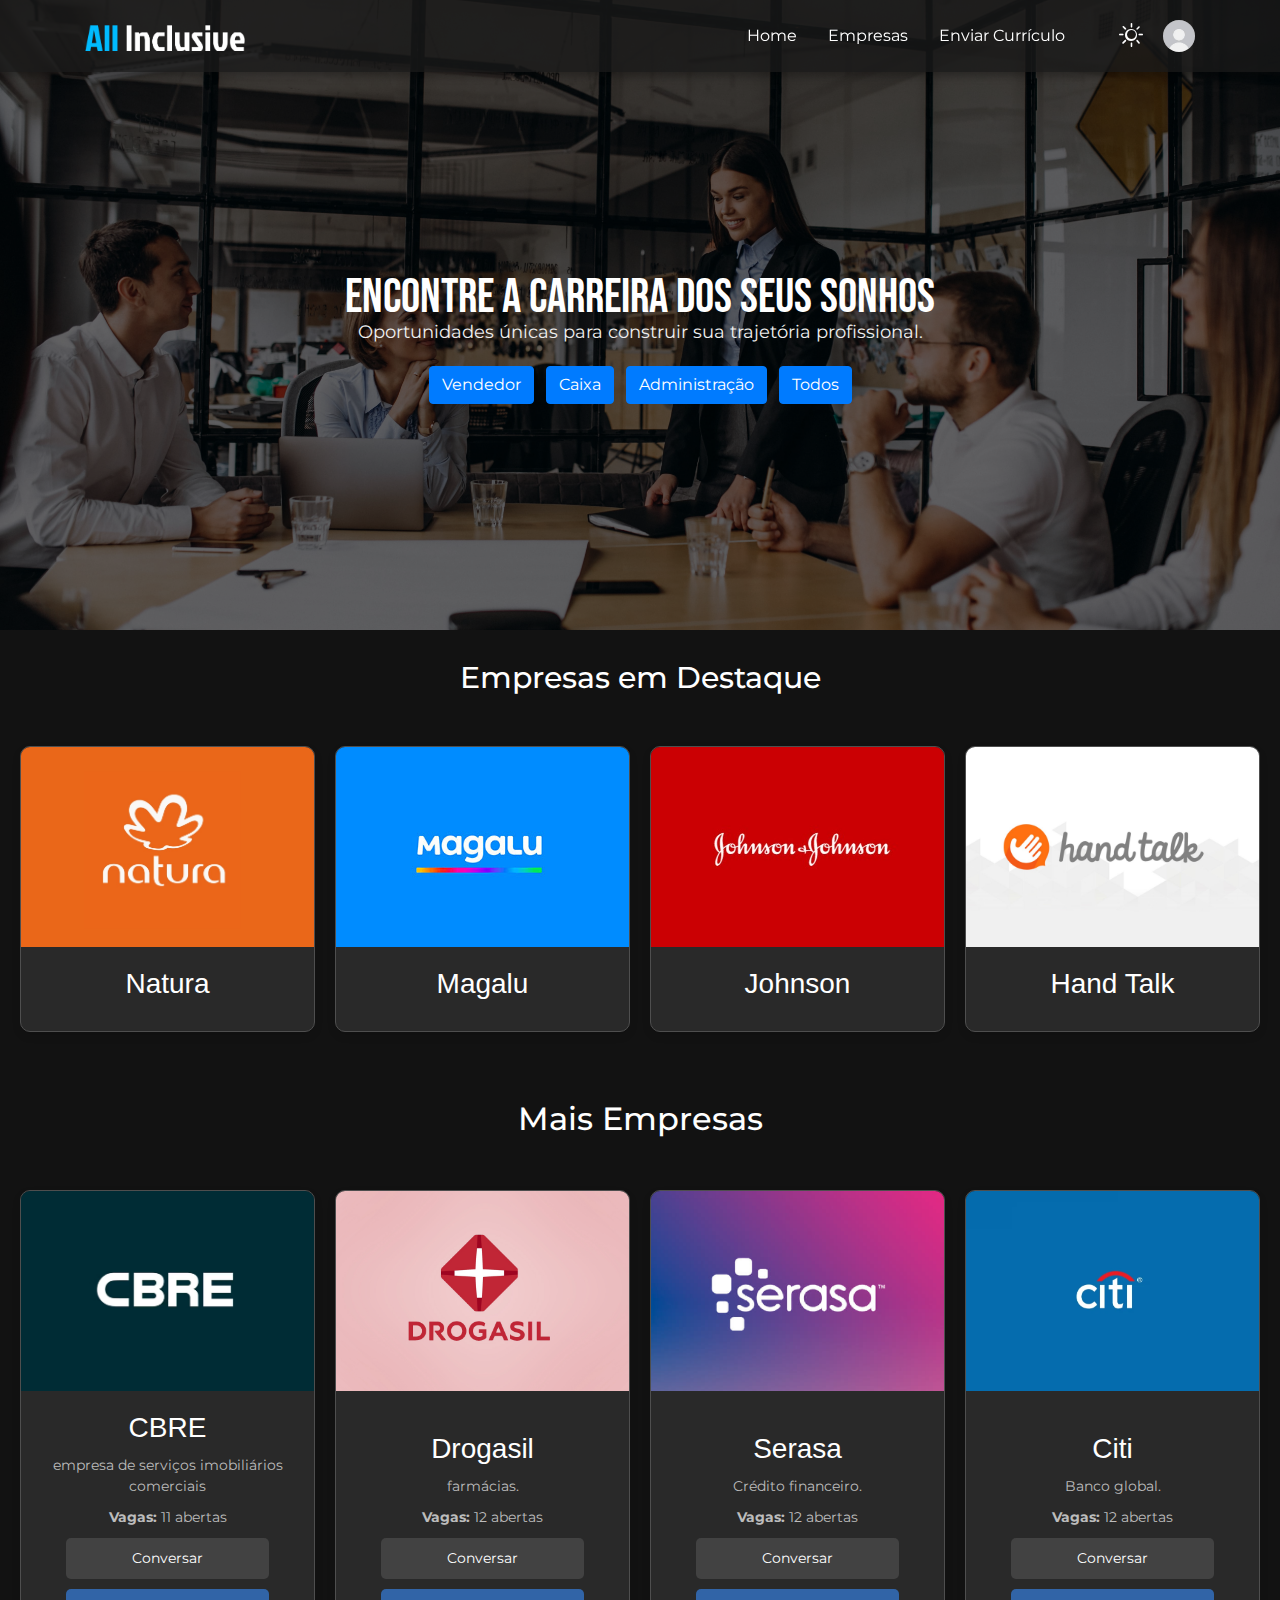
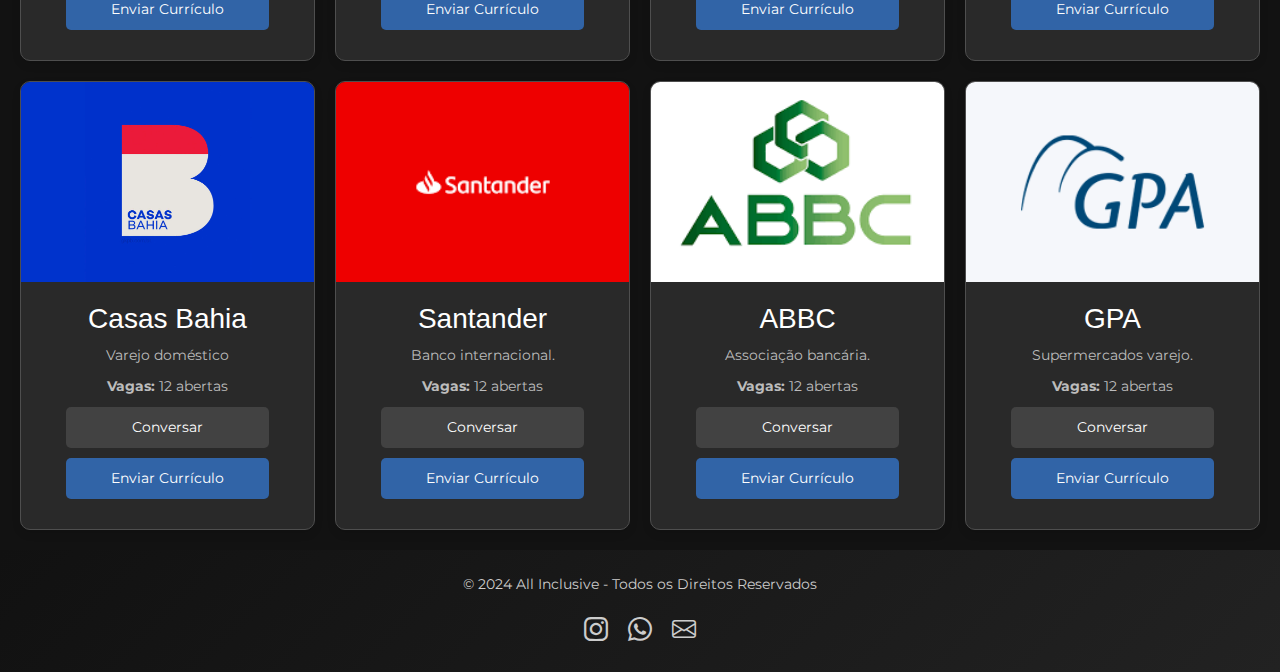
<file: empresas/empresas.html>
<!DOCTYPE html>
<html lang="pt-br" data-theme="dark">

<head>
    <meta charset="UTF-8">
    <meta name="viewport" content="width=device-width, initial-scale=1.0">
    <title>All Inclusive | Empresas </title>
    
    <!-- Favicon -->
    <link rel="icon" href="img/icone.jpeg" type="icon">

    <!-- Bootstrap CSS -->
    <link rel="stylesheet" href="https://stackpath.bootstrapcdn.com/bootstrap/4.5.2/css/bootstrap.min.css">

    <link rel="stylesheet" href="https://cdn.jsdelivr.net/npm/bootstrap-icons@1.11.3/font/bootstrap-icons.min.css">

    <!-- Google Fonts -->
    <link href="https://fonts.googleapis.com/css2?family=Montserrat:wght@400;700&display=swap" rel="stylesheet">

    <!-- Custom CSS -->
    <link rel="stylesheet" href="Css/style.css">
</head>

<body class="light-mode">

    <!-- Barra de Navegação -->
    <header class="header fixed-top">
        <nav class="navbar navbar-expand-lg navbar-dark">
            <div class="container">
                <a class="navbar-brand mx-auto" href="#">
                    <img src="img/All Inclusive.png" alt="Logo" class="logo">
                </a>

                <button class="navbar-toggler" type="button" data-toggle="collapse" data-target="#navbarNav" aria-controls="navbarNav" aria-expanded="false" aria-label="Toggle navigation">
                    <span class="navbar-toggler-icon"></span>
                </button>

                <div class="collapse navbar-collapse" id="navbarNav">
                    <ul class="navbar-nav ml-auto">
                        <li class="nav-item"><a class="nav-link" href="../index.html">Home</a></li>
                        <li class="nav-item"><a class="nav-link" href="#empresas">Empresas</a></li>
                        <li class="nav-item"><a class="nav-link" href="../empresas/cv/curriculo.html">Enviar Currículo</a></li>
                    </ul>
                </div>
                
                <!-- Modo Claro/Escuro -->
                <div class="header-toggle">
                    <i id="toggleTheme" class="bi bi-sun"></i>
                </div>

                <!-- Perfil do Usuário -->
                <div class="user-profile">
                    <img src="img/perfil.jpeg" alt="Perfil" class="profile-pic" onclick="toggleProfileMenu()">
                    <div class="profile-menu" id="profileMenu">
                        <p class="user-name">Nome do Usuário <i class="bi bi-pencil" onclick="editUserName()"></i></p>
                        <p class="user-email">email@exemplo.com</p>
                        <button class="logout-btn">
                            <i class="bi bi-box-arrow-right"></i> Sair
                        </button>
                    </div>
                </div>
            </div>
        </nav>
    </header>

    <section class="banner mt-0 pt-5" id="home">
        <div class="hero-container">
            <h1>Encontre a Carreira dos Seus Sonhos</h1>
            <p>Oportunidades únicas para construir sua trajetória profissional.</p>
            <div class="job-categories mt-3">
                <button data-category="vendedor" class="btn btn-primary mx-1">Vendedor</button>
                <button data-category="caixa" class="btn btn-primary mx-1">Caixa</button>
                <button data-category="administração" class="btn btn-primary mx-1">Administração</button>
                <button data-category="todos" class="btn btn-primary mx-1">Todos</button>
            </div>                     
        </div>
    </section>
    
    <main>
        <!-- Seção "Empresas em Destaque" -->
        <section class="empresas-destaque" id="empresas">
            <div class="titulo-section">
                <h2>Empresas em Destaque</h2>
            </div>

            <!-- Carrossel Empresas em Destaque -->
            <section class="empresa-grid">
                <div class="empresa-card" data-category="vendedor">
                    <img src="img/natura.jpg" alt="Empresa 1">
                    <div class="empresa-info">
                        <h3>Natura</h3>                        
                    </div>
                
                </div>

                <div class="empresa-card" data-category="caixa">
                    <img src="img/magalu.jpg" alt="Empresa 1">
                    <div class="empresa-info">
                        <h3>Magalu</h3>                        
                    </div>
                    
                </div>

                <div class="empresa-card" data-category="caixa">
                    <img src="img/Johnson-Johnson.jpg" alt="Empresa 1">
                    <div class="empresa-info">
                        <h3>Johnson</h3>                        
                    </div>
                </div>

                <div class="empresa-card" data-category="caixa">
                    <img src="img/hand-talk.jpg" alt="Empresa 1">
                    <div class="empresa-info">
                        <h3>Hand Talk</h3>                        
                    </div>
                </div>


            </section>

            <!-- Seção "Mais Empresas" -->
            <div class="mais-empresas">
                <h2>Mais Empresas</h2>
            </div>

            <!-- Carrossel Mais Empresas -->
            <section class="empresa-grid">
                <div class="empresa-card" data-category="vendedor">
                    <img src="img/CBRE.jpg" alt="Empresa 1">
                    <div class="empresa-info">
                        <h3>CBRE</h3>
                        <p>empresa de serviços imobiliários comerciais</p>
                        <p><strong>Vagas:</strong> 11 abertas</p>
                        <a href="../empresas/cv/curriculo.html" class="detalhes-btn" target="_blank">Conversar</a>
                         <a href="../empresas/cv/curriculo.html" class="curriculo-btn" target="_blank">Enviar Currículo</a>
                    </div>
                </div>

                <div class="empresa-card" data-category="caixa">
                    <img src="img/drogasil.jpg" alt="Empresa 1">
                    <div class="empresa-info">
                        <h3>Drogasil</h3>
                        <p>farmácias.</p>
                        <p><strong>Vagas:</strong> 12 abertas</p>
                        <a href="../empresas/cv/curriculo.html" class="detalhes-btn" target="_blank">Conversar</a>
                        <a href="../empresas/cv/curriculo.html" class="curriculo-btn" target="_blank">Enviar Currículo</a>
                    </div>
                </div>

                <div class="empresa-card" data-category="caixa">
                    <img src="img/Serasa.webp" alt="Empresa 1">
                    <div class="empresa-info">
                        <h3>Serasa</h3>
                        <p>Crédito financeiro.</p>
                        <p><strong>Vagas:</strong> 12 abertas</p>
                        <a href="../empresas/cv/curriculo.html" class="detalhes-btn" target="_blank">Conversar</a>
                        <a href="../empresas/cv/curriculo.html" class="curriculo-btn" target="_blank">Enviar Currículo</a>
                    </div>
                </div>

                <div class="empresa-card" data-category="caixa">
                    <img src="img/Citi.webp" alt="Empresa 1">
                    <div class="empresa-info">
                        <h3>Citi</h3>
                        <p>Banco global.</p>
                        <p><strong>Vagas:</strong> 12 abertas</p>
                        <a href="../empresas/cv/curriculo.html" class="detalhes-btn" target="_blank">Conversar</a>
                        <a href="../empresas/cv/curriculo.html" class="curriculo-btn" target="_blank">Enviar Currículo</a>
                    </div>
                </div>

                <div class="empresa-card" data-category="caixa">
                    <img src="img/casasbahia.jpg" alt="Empresa 1">
                    <div class="empresa-info">
                        <h3>Casas Bahia</h3>
                        <p>Varejo doméstico</p>
                        <p><strong>Vagas:</strong> 12 abertas</p>
                        <a href="../empresas/cv/curriculo.html" class="detalhes-btn" target="_blank">Conversar</a>
                        <a href="../empresas/cv/curriculo.html" class="curriculo-btn" target="_blank">Enviar Currículo</a>
                    </div>
                </div>

                <div class="empresa-card" data-category="caixa">
                    <img src="img/santander.png" alt="Empresa 1">
                    <div class="empresa-info">
                        <h3>Santander</h3>
                        <p>Banco internacional.</p>
                        <p><strong>Vagas:</strong> 12 abertas</p>
                        <a href="../empresas/cv/curriculo.html" class="detalhes-btn" target="_blank">Conversar</a>
                        <a href="../empresas/cv/curriculo.html" class="curriculo-btn" target="_blank">Enviar Currículo</a>
                    </div>
                </div>

                <div class="empresa-card" data-category="caixa">
                    <img src="img/abbc.png" alt="Empresa 1">
                    <div class="empresa-info">
                        <h3>ABBC</h3>
                        <p>Associação bancária.</p>
                        <p><strong>Vagas:</strong> 12 abertas</p>
                        <a href="../empresas/cv/curriculo.html" class="detalhes-btn" target="_blank">Conversar</a>
                        <a href="../empresas/cv/curriculo.html" class="curriculo-btn" target="_blank">Enviar Currículo</a>
                    </div>
                </div>

                <div class="empresa-card" data-category="caixa">
                    <img src="img/gpa.png" alt="Empresa 1">
                    <div class="empresa-info">
                        <h3>GPA</h3>
                        <p>Supermercados varejo.</p>
                        <p><strong>Vagas:</strong> 12 abertas</p>
                        <a href="../empresas/cv/curriculo.html" class="detalhes-btn" target="_blank">Conversar</a>
                        <a href="../empresas/cv/curriculo.html" class="curriculo-btn" target="_blank">Enviar Currículo</a>
                    </div>
                </div>


            </section>
        </section>
    </main>

    <!-- Rodapé -->
<footer class="footer bg-dark text-light py-4">
    <div class="container text-center">
        <p>© 2024 All Inclusive - Todos os Direitos Reservados</p>
        <div class="social-icons">
            <a href="https://www.instagram.com/all1nclusive._?igsh=aWpoZGtsazM0Z3l5" class="mx-2"><i class="bi bi-instagram"></i></a>
            <!-- Link do WhatsApp -->
            <a href="https://wa.me/5591999999999" class="mx-2" target="_blank">
                <i class="bi bi-whatsapp"></i>
            </a>
            <!-- Link do E-mail -->
            <a href="mailto:allinclusiveoficial@gmail.com
            " class="mx-2">
                <i class="bi bi-envelope"></i>
            </a>
        </div>
    </div>
</footer>


    <!-- JavaScript Bootstrap -->
    <script src="https://code.jquery.com/jquery-3.5.1.slim.min.js"></script>
    <script src="https://cdn.jsdelivr.net/npm/bootstrap@4.5.2/dist/js/bootstrap.bundle.min.js"></script>
    <!-- Custom JS -->
    <script src="Js/empresas.js"></script>
</body>

</html>
</file>
<file: empresas/Css/style.css>
@import url('https://fonts.googleapis.com/css2?family=Bebas+Neue&display=swap');

/*font-family: "Roboto Condensed", sans-serif;*/
@import url('https://fonts.googleapis.com/css2?family=Roboto+Condensed:ital,wght@0,100..900;1,100..900&display=swap');

/* Variáveis das Cores */
/* TEMA DARK */
:root, :root[data-theme='dark'] {
    /* Nav */
    --cor-linha-site: rgb(78, 78, 78);
    --cor-fundo-nav: rgba(24, 24, 24, 0.776);

    /* Site */
    --cor-fundo-site:rgb(18, 18, 18);

    /* Empresa em distaque */
    --cor-titulo-distaque: white;
    --cor-letra-distaque:rgb(192, 192, 192);

    /* Empresas*/
    --cor-titulo-empresas:white;
    --cor-fundo-empresas:rgb(41, 41, 41);
    --cor-letra-empresas:white;
    --cor-letra2-empresas:rgb(188, 188, 188);

    /*comentarios*/
    --cor-fundo-coment:rgb(60, 60, 60);

}

/* TEMA LIGHT */
:root[data-theme='light'] {
    --cor-linha-site: rgb(255, 255, 255);
    --cor-fundo-nav: rgba(57, 57, 57, 0.857);

    --cor-fundo-site:rgb(255, 255, 255);

    /* Empresa em distaque */
    --cor-titulo-distaque: rgb(0, 0, 0);
    --cor-letra-distaque:rgb(13, 13, 13);


     /* Empresas*/
     --cor-titulo-empresas:rgb(22, 22, 22);
     --cor-fundo-empresas:rgb(255, 255, 255);
     --cor-letra-empresas:rgb(18, 18, 18);
     --cor-letra2-empresas:rgb(56, 56, 56);

     /*comentarios*/
    --cor-fundo-coment:rgb(255, 255, 255);
}

.header-toggle {
    min-width: 5%;
}

#toggleTheme {
    font-size: 1.5rem;
    color: white;
    cursor: pointer;
    transition: ease-in-out 0.4s;
    float: right;
    position: relative;
}

* {
    margin: 0;
    padding: 0;
    box-sizing: border-box;
}

body {
    font-family: 'Montserrat', sans-serif;
    background-color: var(--cor-fundo-sobre);
    color: var(--cor-texto-sobre);
    background-color: var(--cor-fundo-site);
}

/* Nav */
header {
    background: var(--cor-fundo-nav);
    box-shadow: 0 4px 8px rgba(0, 0, 0, 0.3);
}

nav.navbar {
    padding: 1rem;
}

nav .navbar-brand img {
    height: 26px;
}

nav .nav-link {
    color: #fff !important;
    font-size: 16px;
    margin-right: 15px;
    transition: color 0.3s ease-in-out;
}

nav .nav-link:hover {
    color: #00abce !important;
}

.login-btn {
    background-color: #0dcaf0;
    border: none;
    font-weight: 700;
    transition: background-color 0.3s ease-in-out;
}

.login-btn:hover {
    background-color: #007ed7;
}

/* Barra de Pesquisa */

.user-profile {
    position: relative;
    display: inline-block;
    margin-left: 20px;
}

.profile-pic {
    width: 32px;
    height: 32px;
    border-radius: 50%;
    cursor: pointer;
}

.profile-menu {
    display: none;
    position: absolute;
    top: 40px;
    right: 0;
    background-color: #333;
    color: #fff;
    padding: 10px;
    border-radius: 5px;
    width: 200px;
    box-shadow: 0 4px 8px rgba(0, 0, 0, 0.2);
    z-index: 10;
}

.profile-menu p {
    margin: 5px 0;
}

.user-name {
    font-weight: bold;
    display: flex;
    align-items: center;
    justify-content: space-between;
}

.user-name i {
    cursor: pointer;
    margin-left: 5px;
}

.logout-btn {
    width: 100%;
    margin-top: 10px;
    padding: 8px;
    background-color: #555;
    color: #fff;
    border: none;
    border-radius: 5px;
    cursor: pointer;
    text-align: left;
    display: flex;
    align-items: center;
}

.logout-btn i {
    margin-right: 8px;
}

/* Banner */
.banner {
    height: 70vh; /* O banner ocupará 50% da altura da tela */
    background: url(../img/banner3.jpg) no-repeat center center/cover; /* Caminho para a imagem de fundo */
    position: relative; /* Necessário para o funcionamento do z-index */
    color: white; /* Texto branco */
    display: flex;
    justify-content: center;
    align-items: center;
}

/* Camada preta transparente sobre a imagem */
.banner::before {
    content: ''; /* Cria o pseudo-elemento */
    position: absolute;
    top: 0;
    left: 0;
    width: 100%;
    height: 100%;
    background-color: rgba(0, 0, 0, 0.609); /* Fundo preto transparente com opacidade de 50% */
    z-index: 0; /* Coloca o fundo atrás do texto */
}

/* Container que mantém o texto sobre a camada preta */
.banner .hero-container {
    position: relative; /* Necessário para que o texto esteja acima da camada preta */
    z-index: 1; /* Garante que o texto esteja acima do fundo */
    text-align: center; /* Centraliza o texto */
}

.banner .hero-container button {
    margin: 5px;
}

.banner h1 {
    font-size: 3rem; /* Ajuste o tamanho conforme necessário */
    font-family: "Bebas Neue", sans-serif;
    z-index: 1; /* Garante que o título esteja acima da camada preta */
}

.banner p {
    font-size: 1.1rem;
    margin-top: -1rem;
    z-index: 1; /* Garante que o parágrafo esteja acima */
    position: relative; /* Para que o z-index funcione */
    color: #efefef; /* Texto claro */
}


/* Estilos para Empresas em Destaque */
.empresa-destaque-grid {
    display: flex;
    gap: 20px;
    justify-content: center;
    padding: 20px 0;
}

.empresa-destaque-card {
    text-align: center;
}

.empresa-img-redonda {
    width: 130px;
    height: 130px;
    border-radius: 50%;
    object-fit: cover;
    box-shadow: 0 4px 8px rgba(0, 0, 0, 0.2);
}

.empresas-destaque,
.mais-empresas {
    text-align: center;
    margin: 0 auto;
}

.empresas-destaque h2,
.mais-empresas h2 {
    font-size: 2rem; /* Tamanho maior para o título */
    margin-bottom: 2rem;
    margin-top: 3rem;
}

/* Título de Mais Empresas */
.titulo-section h2 {
    font-size: 30px;
    color: var(--cor-titulo-empresas);
    margin: 30px 0;
}

.empresa-destaque-card p {
    color: var(--cor-letra-distaque);
}

/* Grade de Empresas */
.empresa-grid {
    display: grid;
    grid-template-columns: repeat(auto-fill, minmax(250px, 1fr));
    gap: 20px;
    padding: 20px;
}

.empresa-card {
    background-color: var(--cor-fundo-empresas);
    border-radius: 10px;
    box-shadow: 0 4px 8px rgba(0, 0, 0, 0.1);
    overflow: hidden;
    display: flex;
    flex-direction: column;
    justify-content: space-between;
    transition: transform 0.3s;
    border: 1px solid var(--cor-linha-site);
}

.empresa-card:hover {
    transform: translateY(-15px);
}

.empresa-card img {
    width: 100%;
    height: 200px;
    object-fit: cover;
}

.empresa-info {
    padding: 20px;
    text-align: center;
}

.mais-empresas h2 {
    color: var(--cor-titulo-empresas);
}
.empresa-info h3 {
    color: var(--cor-letra-empresas);
    margin-bottom: 10px;
    font-family: "Fira Sans", sans-serif;
}

.empresa-info p {
    color: var(--cor-letra2-empresas);
    font-size: 14px;
    margin-bottom: 10px;
}

.detalhes-btn, .curriculo-btn {
    display: block;
    margin: 10px auto;
    padding: 10px;
    width: 80%;
    text-align: center;
    border-radius: 5px;
    text-decoration: none;
    font-size: 14px;
    transition: background-color 0.3s;
}



.detalhes-btn {
    background-color: #424242;
    color: white;
}

.curriculo-btn {
    background-color: #3164a7;
    color: white;
}

.detalhes-btn:hover {
    background-color: #2a2a2a;
    color: #efefef;
}

.curriculo-btn:hover {
    background-color: #014474;
    color: #efefef;
}


/* Seção de Comentários */
.comments-section {
    padding: 20px;
    background-color: var(--cor-fundo-empresas);
    border-top: 1px solid #b9b9b9;
}

.comments-section h2, .comments-section h3 {
    color:var(--cor-letra-empresas);
    font-family: "Abel", sans-serif;
    margin: 15px;
}

.comment-form {
    margin-bottom: 20px;
}

.comment-form textarea {
    width: 100%;
    padding: 10px;
    border-radius: 5px;
    border: 1px solid #ddd;
    font-size: 16px;
    margin-bottom: 10px;
    resize: vertical;
}

.comment-form button {
    padding: 10px 20px;
    background-color: #2196F3;
    color: white;
    border: none;
    border-radius: 5px;
    cursor: pointer;
}

.comment-form button:hover {
    background-color: #1976D2;
}

.comment-list {
    background-color:var(--cor-fundo-coment);
    border: 1px solid #ddd;
    padding: 20px;
    border-radius: 5px;
}

.comment-list p {
    font-size: 14px;
    margin-bottom: 10px;
}

#ver-mais-btn {
    background-color: var(--cor-fundo-empresas);
    color: white;
    border: none;
    padding: 10px 20px;
    font-size: 14px;
    border-radius: 5px;
    cursor: pointer;
    margin-top: 10px;
    display: block;
    width: 100%;
    text-align: center;
}

#ver-mais-btn:hover {
    background-color: #222222;
}



/* Rodapé */

.footer {
    background: linear-gradient(135deg, #111111, #222);
    color: #ccc;
}

.footer-logo {
    color: #f8f9fa;
    font-weight: bold;
    font-size: 1.5rem;
}

.footer h5 {
    color: #fff;
    font-size: 1.2rem;
    margin-bottom: 1rem;
}

.footer p, .footer a {
    color: #ccc;
    font-size: 0.9rem;
}

.footer a:hover {
    color: #00b3ff;
    text-decoration: none;
}

.social-icons i {
    font-size: 1.5rem;
    color: #ccc;
    transition: color 0.3s;
}

.social-icons i:hover {
    color: #00a2ff;
}

.list-unstyled {
    padding-left: 0;
}

.list-unstyled li {
    list-style: none;
    margin-bottom: 0.5rem;
}

/*responsivo*/
/* Responsivo: Ajustes para telas menores */
@media (max-width: 1200px) {
    main {
        padding: 30px 50px;
    }

    .empresa-grid {
        grid-template-columns: repeat(2, 1fr); /* Alterar para duas colunas em telas médias */
    }

    .empresa-card img {
        height: auto; /* Ajustar a altura das imagens para que não fiquem desproporcionais */
    }
}

@media (max-width: 990px) {
    .banner h1 {
        font-size: 2.5rem; /* Diminuir o tamanho do título para telas menores */
    }

    .banner p {
        font-size: 1rem; /* Ajustar o texto para caber melhor em telas menores */
    }

    .empresa-destaque-grid {
        flex-wrap: wrap; /* Permitir que as empresas em destaque quebrem para a próxima linha */
        justify-content: space-around; /* Espaçar as empresas de forma adequada */
    }

    .empresa-destaque-card {
        flex: 1 1 45%; /* Fazer com que cada card ocupe metade da largura da tela */
        margin: 10px 0; /* Adicionar um pouco de espaçamento */
    }

    .empresa-destaque-card img {
        width: 100%; /* Garantir que a imagem ocupe toda a largura do card */
        height: auto; /* Ajuste automático da altura da imagem */
    }

    /* Ajustar o tamanho dos botões nas empresas */
    .detalhes-btn, .curriculo-btn {
        width: 90%; /* Botões mais largos em telas pequenas */
    }
}

/* Carrossel em telas pequenas */
@media (max-width: 800px) {
    .empresa-grid {
        display: flex;
        overflow-x: scroll; /* Permite o deslizamento horizontal */
        gap: 10px; /* Espaçamento entre os cards */
        padding: 20px;
    }

    .empresa-card {
        flex: 0 0 auto; /* Impede os cards de encolher ou esticar */
        width: 250px; /* Largura fixa para os cards no carrossel */
    }

    .empresa-card img {
        height: 200px; /* Altura fixa para as imagens */
    }

    .empresa-destaque-grid {
        display: flex;
        flex-wrap: nowrap; /* Garante que os cards fiquem em linha */
        gap: 10px;
    }
}

@media (max-width: 480px) {
    .banner h1 {
        font-size: 1.6rem; /* Reduzir ainda mais o tamanho do título */
        margin-top: 4rem;
    }

    .banner p {
        font-size: 0.9rem; /* Diminuir o tamanho do texto */
    }
    
    .job-categories {
        font-size: 0.1rem;
    }

    .empresa-destaque-card {
        margin-bottom: 30px; /* Melhor espaçamento entre os cards */
    }

    .empresa-info h3 {
        font-size: 1.1rem; /* Ajuste do tamanho da fonte */
    }

    .empresa-info p {
        font-size: 0.9rem; /* Ajustar a fonte para telas pequenas */
    }

    .comment-form textarea {
        font-size: 14px; /* Ajuste no tamanho da fonte da área de comentários */
    }

    .comment-form button {
        padding: 8px 16px; /* Ajuste no botão para ficar mais acessível */
        font-size: 14px;
    }

    .footer {
        padding: 20px;
        text-align: center;
    }

    .social-icons i {
        font-size: 1.3rem; /* Ajuste no tamanho dos ícones */
    }

    #ver-mais-btn {
        width: 100%;
    }
}

@media (max-width: 300px) {
    .banner h1 {
        font-size: 1.5rem; /* Ajustar ainda mais o tamanho do título */
    }

    .banner p {
        font-size: 0.8rem; /* Ajuste da fonte para telas muito pequenas */
    }

    .empresa-info h3 {
        font-size: 1rem; /* Ajustar o tamanho da fonte */
    }

    .empresa-info p {
        font-size: 0.8rem; /* Ajuste da fonte */
    }
}
</file>
